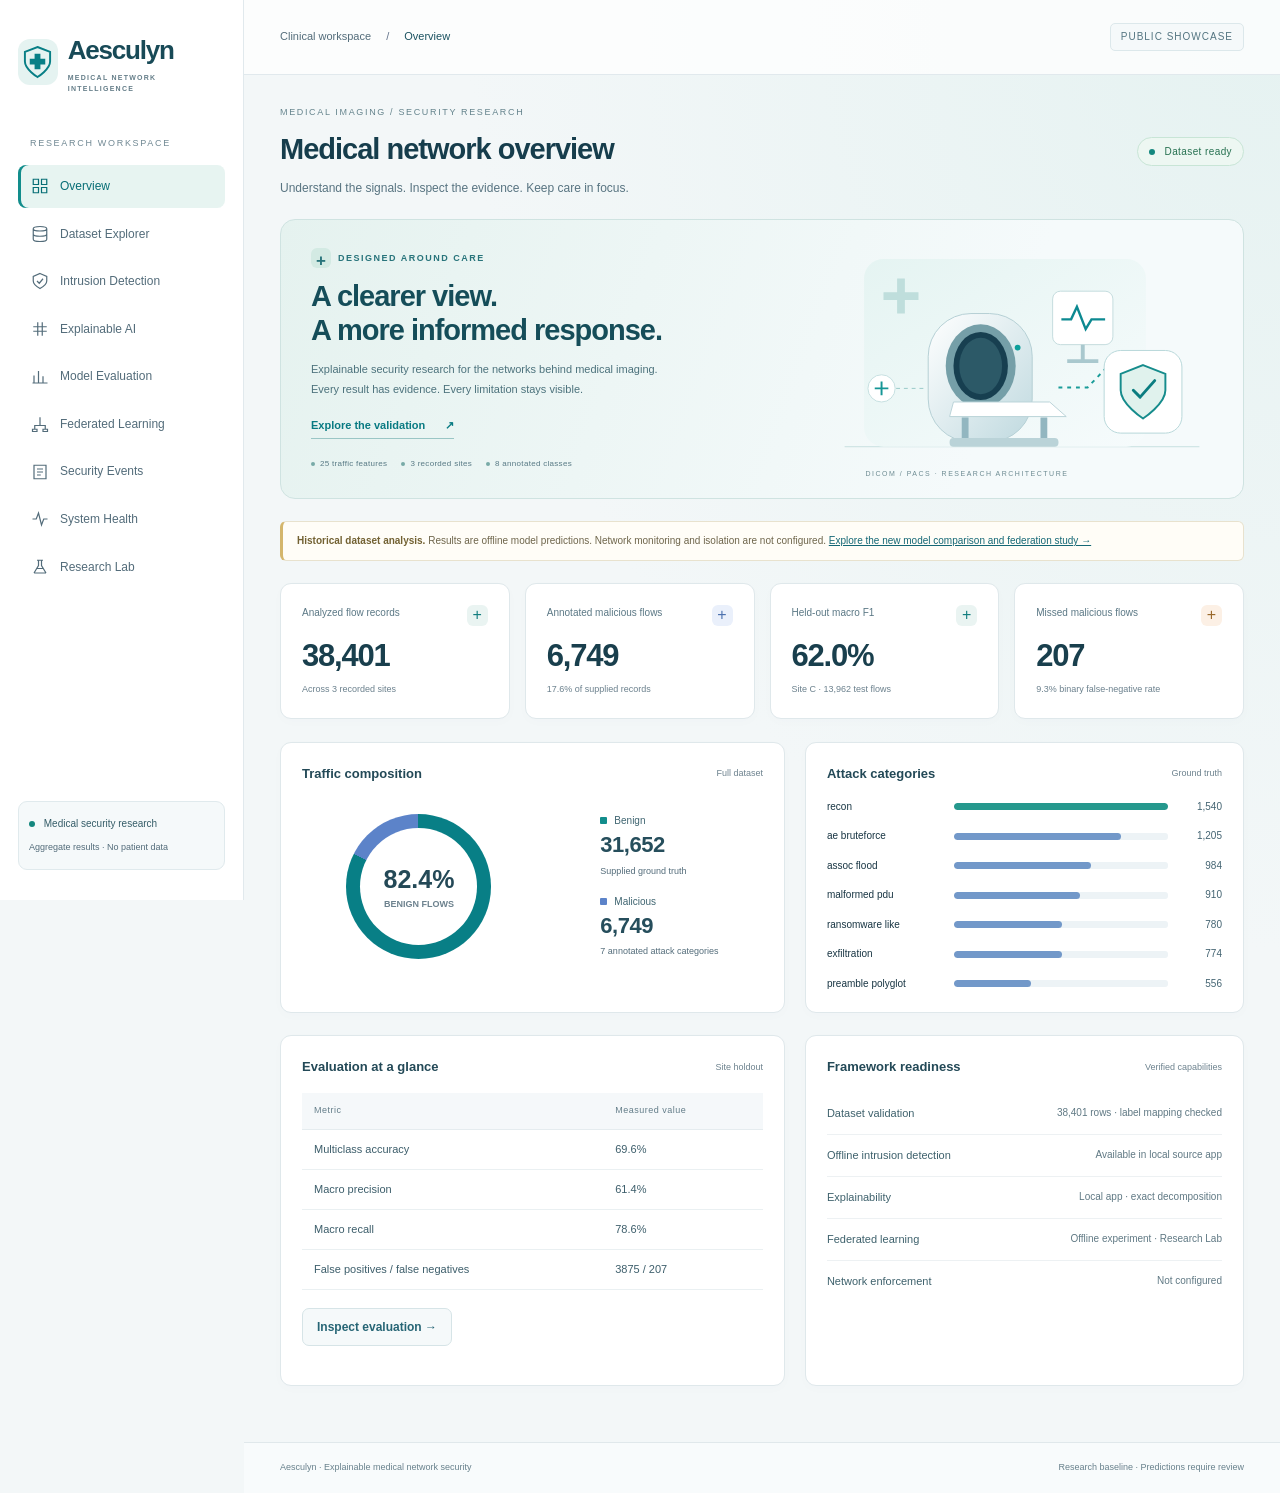
<file: public/index.html>
<!doctype html><html lang="en"><head><meta charset="utf-8"><meta name="viewport" content="width=device-width,initial-scale=1"><title>Aesculyn | Medical Network Intelligence</title><link rel="stylesheet" href="./style.css"><meta name="description" content="Aesculyn is a transparent research workspace for explainable intrusion detection in medical imaging networks."><link rel="icon" href="./favicon.svg" type="image/svg+xml"></head><body><aside id="sidebar"><a class="brand" href="#overview"><span class="mark"><svg viewBox="0 0 32 36" aria-hidden="true"><path d="M16 2 29 7v10c0 8-13 16-13 16S3 25 3 17V7Z" fill="none" stroke="currentColor" stroke-width="2"/><path d="M13 9h6v5h5v6h-5v5h-6v-5H8v-6h5Z" fill="currentColor"/></svg></span><span>Aesculyn<small>MEDICAL NETWORK INTELLIGENCE</small></span></a><div class="nav-label">RESEARCH WORKSPACE</div><nav id="nav"></nav><div class="side-bottom"><span class="dot"></span> Medical security research<small>Aggregate results · No patient data</small></div></aside><div class="app"><header><button id="menu" aria-label="Toggle navigation">☰</button><span class="breadcrumb">Clinical workspace <span>/</span> <b id="crumb">Overview</b></span><span class="top-tag">PUBLIC SHOWCASE</span></header><main id="main" aria-live="polite"><p>Loading dataset summary…</p></main><footer>Aesculyn · Explainable medical network security <span>Research baseline · Predictions require review</span></footer></div><script src="./research.js"></script><script src="./app.js"></script></body></html>
</file>
<file: public/style.css>
:root{color-scheme:dark;--bg:#0b1019;--panel:#111a27;--border:#263246;--text:#e7edf7;--muted:#9daec5;--accent:#55dcc5;--blue:#6f9dff;--red:#f28e96;--amber:#eec477}*{box-sizing:border-box}body{margin:0;background:var(--bg);color:var(--text);font:14px/1.55 "Segoe UI",Arial,sans-serif}button,input,select{font:inherit}button,a,select{touch-action:manipulation}button{cursor:pointer}a{color:inherit;text-decoration:none}aside{width:244px;position:fixed;inset:0 auto 0 0;border-right:1px solid var(--border);background:#0e1622;padding:29px 18px;display:flex;flex-direction:column;z-index:3}.brand{display:flex;align-items:center;gap:11px;font-size:19px;font-weight:750;letter-spacing:2px}.mark{background:var(--accent);color:#08221f;display:grid;place-items:center;width:35px;height:40px;clip-path:polygon(0 0,100% 0,100% 70%,50% 100%,0 70%);font-size:24px}.brand small{display:block;font-size:8px;letter-spacing:1.3px;color:var(--muted);margin-top:3px}.nav-label{font-size:10px;letter-spacing:1.7px;color:var(--muted);margin:47px 12px 14px}nav a{display:flex;align-items:center;gap:12px;padding:12px;border-radius:7px;color:var(--muted);margin-bottom:5px}nav a.active{background:#18342f;color:var(--accent)}nav a:hover{background:#1b293a;color:white}.ico{width:20px;height:20px;fill:none;stroke:currentColor;stroke-width:1.6}.side-bottom{margin-top:auto;font-size:11px;color:#c0ccdc;border-top:1px solid var(--border);padding-top:20px}.side-bottom small{display:block;font-size:10px;color:var(--muted);margin-top:8px}.dot{display:inline-block;background:var(--accent);width:6px;height:6px;border-radius:50%;margin-right:6px}.app{margin-left:244px}header{height:73px;border-bottom:1px solid var(--border);padding:0 36px;display:flex;align-items:center;gap:18px}.breadcrumb{color:var(--muted);font-size:12px}.breadcrumb span{margin:0 12px;color:#63738b}.breadcrumb b{color:var(--text);font-weight:500}.top-tag{margin-left:auto;font-size:10px;letter-spacing:1.3px;color:var(--muted);border:1px solid var(--border);padding:5px 10px;border-radius:5px}main{padding:34px 36px;max-width:1600px;margin:auto;min-height:calc(100vh - 130px)}.eyebrow{font-size:10px;letter-spacing:2px;color:var(--accent);margin-bottom:8px}h1{font-size:29px;letter-spacing:-.8px;margin:0 0 7px;font-weight:600}h2{font-size:15px;font-weight:600;margin:0}h3{font-size:13px;font-weight:600}p{color:var(--muted);margin:5px 0 20px}.page-head{display:flex;justify-content:space-between;align-items:center;gap:16px;margin-bottom:27px}.badge{display:inline-block;border:1px solid #28554d;background:#143029;color:#81e5ce;padding:4px 9px;border-radius:5px;font-size:10px;letter-spacing:.4px}.badge.warn{border-color:#675031;background:#302719;color:var(--amber)}.notice{border:1px solid #3b4451;background:#171f2a;color:#bcc9da;padding:12px 16px;border-radius:7px;font-size:12px;margin-bottom:23px}.notice strong{color:var(--amber)}.metrics{display:grid;grid-template-columns:repeat(4,minmax(0,1fr));gap:16px;margin-bottom:23px}.card{background:var(--panel);border:1px solid var(--border);border-radius:9px;padding:21px;min-width:0}.metric-label{color:var(--muted);font-size:12px;display:flex;justify-content:space-between}.metric-value{font-size:30px;letter-spacing:-1px;margin:8px 0 3px;font-variant-numeric:tabular-nums}.metric-note{font-size:11px;color:var(--muted)}.grid{display:grid;grid-template-columns:1.35fr 1fr;gap:20px;margin-bottom:22px}.card-head{display:flex;justify-content:space-between;align-items:center;margin-bottom:20px}.sub{color:var(--muted);font-size:11px}.bars{display:grid;gap:13px}.bar-row{display:grid;grid-template-columns:125px 1fr 55px;gap:12px;align-items:center;font-size:11px}.track{height:8px;background:#233044;border-radius:3px;overflow:hidden}.fill{height:100%;background:var(--blue);border-radius:3px}.bar-row:first-child .fill{background:var(--accent)}.bar-num{text-align:right;color:#c8d4e5;font-variant-numeric:tabular-nums}.donut-layout{display:flex;align-items:center;justify-content:space-around;gap:20px;padding:14px 0}.donut{width:150px;height:150px;border-radius:50%;display:grid;place-items:center;flex-shrink:0}.donut>div{width:119px;height:119px;background:var(--panel);border-radius:50%;display:flex;align-items:center;justify-content:center;flex-direction:column;font-size:25px}.legend{display:grid;gap:15px;font-size:12px}.legend b{display:block;font-size:19px}.legend small{color:var(--muted)}.square{display:inline-block;width:7px;height:7px;background:var(--accent);margin-right:7px;border-radius:1px}.square.blue{background:var(--blue)}.status-row{display:flex;justify-content:space-between;gap:16px;border-bottom:1px solid var(--border);padding:13px 0;font-size:12px}.status-row:last-child{border-bottom:0}.status-row span:last-child{color:var(--muted);text-align:right}.btn{border:1px solid #3c7068;background:#1b5146;color:#d4fff4;padding:9px 14px;border-radius:6px;font-size:12px;display:inline-block}.btn.secondary{background:#192536;border-color:#3b4b63;color:var(--text)}.btn:disabled{opacity:.6;cursor:wait}.toolbar{display:flex;gap:12px;align-items:center;flex-wrap:wrap;margin:18px 0}input,select{background:#0d1522;border:1px solid #3a4a61;color:var(--text);border-radius:5px;padding:9px;max-width:100%}label{color:#b9c8dc;font-size:12px}input[type=file]{width:100%}.table-wrap{overflow:auto}table{width:100%;border-collapse:collapse;font-size:12px;white-space:nowrap}th{text-align:left;font-size:10px;color:var(--muted);font-weight:500;letter-spacing:.5px;background:#121e2e}td,th{padding:11px 12px;border-bottom:1px solid var(--border)}tbody tr:hover{background:#182437}.matrix td{text-align:center}.matrix th{white-space:normal}.matrix{font-size:11px}.matrix td{background:#193e3c;color:#d9fff4}code{font-size:11px;color:#9edcd3}.empty{padding:40px 12px;text-align:center}.empty h2{margin-bottom:10px}.feature{display:grid;grid-template-columns:160px 1fr 80px;gap:12px;padding:8px 0;font-size:12px}.positive{color:var(--red)}.negative{color:var(--accent)}footer{padding:18px 36px;border-top:1px solid var(--border);color:var(--muted);font-size:10px;display:flex;justify-content:space-between}#menu{display:none;background:transparent;border:1px solid var(--border);color:white;border-radius:5px;padding:6px 10px}:focus-visible{outline:2px solid var(--accent);outline-offset:4px}.error{color:var(--red);padding:20px;border:1px solid #87424c;border-radius:8px}.pagination{display:flex;justify-content:space-between;align-items:center;margin-top:18px}.two{display:grid;grid-template-columns:1fr 1fr;gap:20px}.muted{color:var(--muted)}@media(min-width:1600px){main{padding-top:45px}}@media(max-width:1150px){aside{width:210px}.app{margin-left:210px}main{padding:26px 22px}.metrics{grid-template-columns:repeat(2,minmax(0,1fr))}.grid{grid-template-columns:1fr}.two{grid-template-columns:1fr}}@media(max-width:760px){aside{transform:translateX(-100%);width:244px;top:73px}body.menu-open aside{transform:translateX(0)}.app{margin-left:0}#menu{display:block}header{padding:0 17px}.top-tag{font-size:8px;padding:5px}.breadcrumb{font-size:11px}.breadcrumb span{margin:0 6px}main{padding:25px 16px}.page-head{align-items:flex-start;flex-direction:column}h1{font-size:26px}.metrics{gap:10px}.card{padding:16px}.metric-value{font-size:27px}.bar-row{grid-template-columns:109px 1fr 42px;gap:7px;font-size:10px}.donut-layout{gap:12px}.donut{width:135px;height:135px}.donut>div{width:105px;height:105px}footer{padding:15px 16px;flex-direction:column;gap:4px}.feature{grid-template-columns:115px 1fr 58px;font-size:10px}}@media(prefers-reduced-motion:reduce){*{scroll-behavior:auto!important;transition:none!important}}
code{overflow-wrap:anywhere} .card p{overflow-wrap:anywhere} details{padding:12px 0} summary{cursor:pointer} .status-row{overflow-wrap:anywhere}

/* Aesculyn clinical design system */
:root{color-scheme:light;--bg:#f3f7f8;--panel:#fff;--border:#dfe8ec;--text:#183543;--muted:#536c7a;--accent:#087f86;--blue:#5c83c9;--red:#b94455;--amber:#896016}body{font-family:"Segoe UI",Arial,sans-serif;background:radial-gradient(ellipse at 100% 0,#e5f2f1 0,transparent 45%),var(--bg)}aside{background:#fff;border-color:#e1e9ed;padding:30px 18px}.brand{font-size:26px;letter-spacing:-1.2px;color:#184a57;gap:10px}.brand small{font-size:7px;letter-spacing:1.25px;color:#657e89}.mark{clip-path:none;background:#e5f3f1;color:#087f86;width:40px;height:46px;border-radius:12px}.mark svg{width:31px;height:35px}.nav-label{font-size:9px;letter-spacing:1.7px;color:#708893;margin-top:42px}nav a{font-size:12px;gap:11px;padding:12px 13px;border-radius:8px;font-weight:500}nav a.active{background:#e7f4f1;color:#076e76;box-shadow:inset 3px 0 #128d8c}nav a:hover{background:#f0f6f7;color:#146775}.ico{width:18px;height:18px}.side-bottom{color:#355d68;background:#f5f9fa;border:1px solid #e0eaed;border-radius:9px;padding:14px 10px;font-size:10px}.side-bottom small{font-size:9px;line-height:1.7}.dot{background:#14877e}header{background:#ffffffc7;border-color:#e1e9ed;height:75px}.breadcrumb{font-size:11px}.top-tag{color:#547581;border-color:#dce8eb;background:#f5f9fa;letter-spacing:1px}main{padding-top:31px}.eyebrow{font-size:9px;letter-spacing:1.65px;color:#64838c;margin-bottom:7px}h1{font-size:29px;letter-spacing:-1px;color:#163d4c;font-weight:650}.page-head{margin-bottom:22px}.page-head p{font-size:12px;margin-bottom:0;margin-top:6px}.badge{background:#edf7f2;border-color:#c8e5d6;color:#277151;border-radius:20px;font-size:10px;padding:6px 11px}.badge.warn{background:#fff5df;border-color:#ebdcb4;color:#7c5914}.hospital-hero{display:grid;grid-template-columns:1.15fr 1fr;background:linear-gradient(110deg,#e5f2ef,#f5fafb 73%);border:1px solid #cfe3e1;border-radius:15px;min-height:273px;overflow:hidden;margin-bottom:22px;position:relative}.hero-copy{padding:28px 30px;position:relative;z-index:1}.hero-kicker{color:#28747b;letter-spacing:1.5px;font-size:9px;font-weight:700;display:flex;align-items:center;gap:7px}.cross{background:#d3eae3;display:grid;place-items:center;width:20px;height:20px;border-radius:6px;font-size:17px;letter-spacing:0}.hero-copy h2{font-size:29px;line-height:1.17;letter-spacing:-1px;color:#154d59;margin:12px 0}.hero-copy p{max-width:375px;font-size:11px;line-height:1.8;color:#4c727c;margin-bottom:14px}.hero-link{font-size:11px;font-weight:650;color:#087a82;display:inline-flex;gap:20px;border-bottom:1px solid #9ac6c5;padding-bottom:4px}.hero-tags{display:flex;gap:14px;margin-top:19px;flex-wrap:wrap}.hero-tags span{font-size:8px;color:#577984;letter-spacing:.3px}.hero-tags span:before{content:"";display:inline-block;background:#78aaa7;width:4px;height:4px;border-radius:50%;margin-right:5px;vertical-align:middle}.hospital-art{position:relative;display:flex;align-items:center;padding-right:10px}.hospital-art svg{width:100%;max-height:270px}.art-caption{position:absolute;bottom:19px;left:70px;color:#6d8b92;font-size:7px;letter-spacing:1.5px}.notice{background:#fffdf7;border-color:#e8e2ce;border-left:3px solid #d4b66c;color:#6e654b;font-size:10px;padding:11px 14px;border-radius:6px;margin-bottom:22px}.notice strong{color:#726132}.metrics{gap:15px}.card{border-color:#dfe8eb;border-radius:11px;box-shadow:0 3px 12px #1b4f6004;padding:21px}.metric-label{font-size:10px;color:#5b7885}.metric-symbol{width:21px;height:21px;border-radius:6px;background:#eaf4f2;color:#147e80;text-align:center;font-size:16px;line-height:20px}.metric-value{font-size:31px;color:#193f4d;letter-spacing:-1.2px;font-weight:600;margin-top:6px}.metric-note{font-size:9px;color:#6b808d}.metrics .card:nth-child(2) .metric-symbol{background:#eaf0fb;color:#4d72af}.metrics .card:nth-child(4) .metric-symbol{background:#fcf0e5;color:#9a692c}h2{color:#234957;font-size:13px}.sub{font-size:9px;color:#6d828e}.grid{gap:20px;grid-template-columns:1.15fr 1fr}.card-head{margin-bottom:15px}.track{background:#edf3f6;height:7px}.fill{border-radius:4px;background:#7298c9}.bar-row:first-child .fill{background:#25988d}.bar-row{font-size:10px;grid-template-columns:115px 1fr 42px}.bar-num{color:#446472}.bars{gap:14px}.donut{width:145px;height:145px}.donut>div{width:117px;height:117px;font-size:25px;font-weight:600;color:#244957}.legend{font-size:10px;color:#3f6571}.legend b{font-size:22px;color:#264e5c;letter-spacing:-.5px}.legend small{font-size:9px}.square{background:#128d8c}.square.blue{background:var(--blue)}.status-row{border-color:#edf1f3;font-size:11px;color:#3e616c;padding:12px 0}.status-row span:last-child{font-size:10px;color:#607984}.btn{background:#117f85;color:#fff;border-color:#117f85;border-radius:7px;font-weight:550}.btn:hover{background:#086b74;color:white}.btn.secondary{background:#f5f9fa;border-color:#d6e4e7;color:#266575}.btn.secondary:hover{background:#e5f1f2}.btn:disabled{opacity:.45}th{background:#f5f8fa;color:#627c88;border-color:#e5ecef}td{border-color:#eaf0f2;color:#3d5e6b}tbody tr:hover{background:#f4faf9}table{font-size:11px}th{font-size:9px}.matrix td{background:#e3f1ed;color:#225a56}.matrix td:first-child{background:#f6f9fa}input,select{background:#fff;border-color:#cedee3;color:#284f5e}input:focus,select:focus{border-color:#087f86}label{color:#3c6472}p{color:#587481}code{color:#177580}.error{background:#fff0f1;color:#9c3548;border-color:#dfb5bc}.error p{color:#9c3548}.empty{padding:35px 12px}.empty h2{margin-top:16px}footer{color:#68818c;border-color:#e0e8eb;font-size:9px;background:#f8fbfc}#menu{border-color:#cee0e3;color:#1b6771}a:focus-visible,button:focus-visible,input:focus-visible,select:focus-visible,summary:focus-visible{outline-color:#0c7b88}details{color:#386575}.feature{color:#466775}.hero-link:hover{color:#054a53}header .breadcrumb b{color:#1c5361}
@media(max-width:1150px){.hospital-hero{grid-template-columns:1.1fr 1fr}.hero-copy{padding:25px 24px}.hero-copy h2{font-size:26px}.grid{grid-template-columns:1fr}.art-caption{left:25px;font-size:6px}}@media(max-width:760px){.hospital-hero{grid-template-columns:1fr}.hero-copy{padding:24px}.hero-copy h2{font-size:28px}.hospital-art{height:210px;padding:0 20px;margin-top:-12px}.hospital-art svg{height:220px}.art-caption{bottom:9px;left:30px}.hero-tags{gap:12px}.metrics .card{padding:15px}.metric-label{font-size:10px}.metric-value{font-size:29px}.metric-note{font-size:9px}.card{padding:17px}.breadcrumb{font-size:10px}.top-tag{font-size:7px}.donut-layout{justify-content:space-around}header{padding:0 14px;gap:11px}.bar-row{grid-template-columns:105px 1fr 40px}.page-head{gap:15px}.brand{font-size:25px}footer{font-size:8px}}@media(prefers-reduced-motion:no-preference){.btn,nav a{transition:background .16s,color .16s}.hospital-hero{animation:enter .45s ease-out}@keyframes enter{from{opacity:.7;transform:translateY(6px)}to{opacity:1;transform:none}}}

.study-chart{width:100%;height:auto;display:block}.notice a{color:#146775;text-decoration:underline}#research-output{margin-top:16px}
</file>
